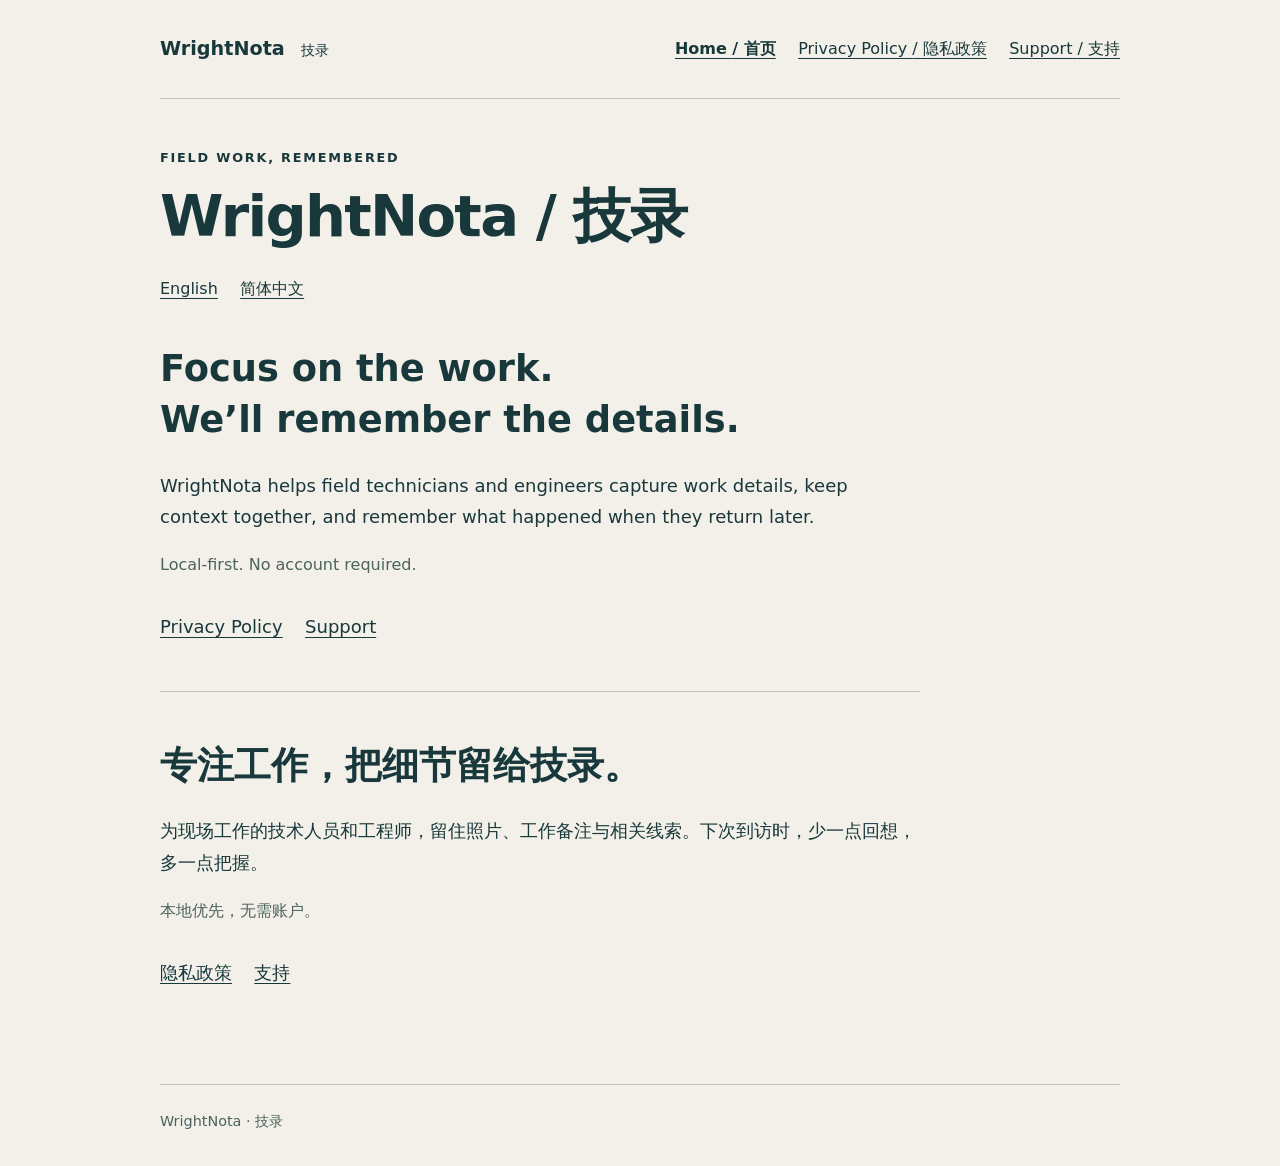
<file: index.html>
<!doctype html>

<html lang="en">
<head>
<meta charset="utf-8">
<meta name="viewport" content="width=device-width, initial-scale=1">
<meta name="description" content="WrightNota / 技录 — local-first field photos and work memory for technicians and engineers.">
<title>WrightNota / 技录</title>
<link rel="stylesheet" href="./styles.css">
</head>

<body><a class="skip" href="#main">Skip to content / 跳至正文</a>
<header class="site-header"><a class="brand" href="./">WrightNota <span lang="zh-Hans">技录</span></a>
<nav aria-label="Main navigation"><a href="./" aria-current="page">Home <span lang="zh-Hans">/ 首页</span></a><a href="./privacy/">Privacy Policy <span lang="zh-Hans">/ 隐私政策</span></a><a href="./support/">Support <span lang="zh-Hans">/ 支持</span></a>
</nav>
</header>
<main id="main">
<article>
<header class="intro">
<p class="eyebrow">Field work, remembered
</p>
<h1>WrightNota <span lang="zh-Hans">/ 技录</span>
</h1>
<nav aria-label="Page languages"><a href="#english" lang="en">English</a><a href="#chinese" lang="zh-Hans">简体中文</a>
</nav>
</header>
<section class="language-section" id="english" lang="en" aria-labelledby="english-title">
<h2 id="english-title" class="tagline">Focus on the work.<br>We’ll remember the details.
</h2>
<p>WrightNota helps field technicians and engineers capture work details, keep context together, and remember what happened when they return later.
</p>
<p class="muted">Local-first. No account required.
</p>
<div class="links"><a href="privacy/#english">Privacy Policy</a><a href="support/#english">Support</a>
</div>
</section>
<section class="language-section" id="chinese" lang="zh-Hans" aria-labelledby="chinese-title">
<h2 id="chinese-title" class="tagline">专注工作，把细节留给技录。
</h2>
<p>为现场工作的技术人员和工程师，留住照片、工作备注与相关线索。下次到访时，少一点回想，多一点把握。
</p>
<p class="muted">本地优先，无需账户。
</p>
<div class="links"><a href="privacy/#chinese">隐私政策</a><a href="support/#chinese">支持</a>
</div>
</section>
</article>
</main>
<footer class="site-footer">WrightNota · <span lang="zh-Hans">技录</span>
</footer>
</body>
</html>
</file>
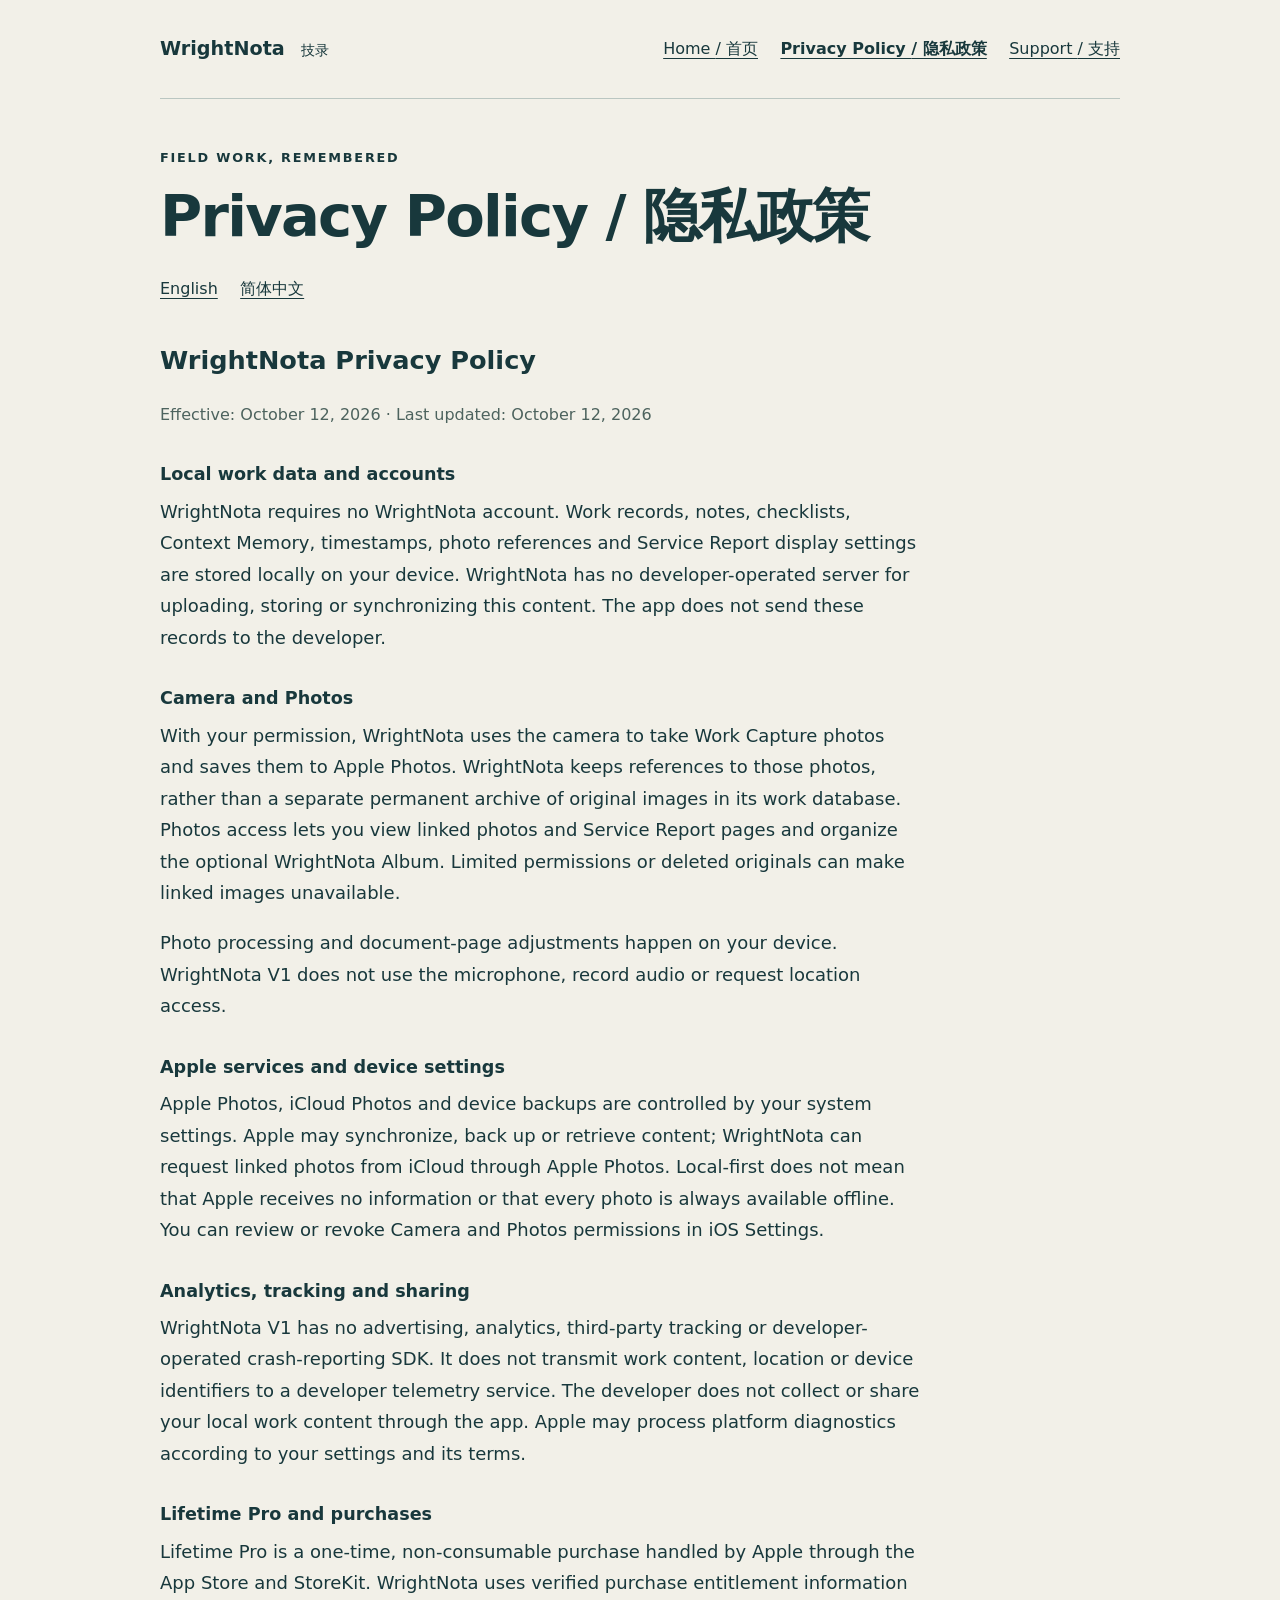
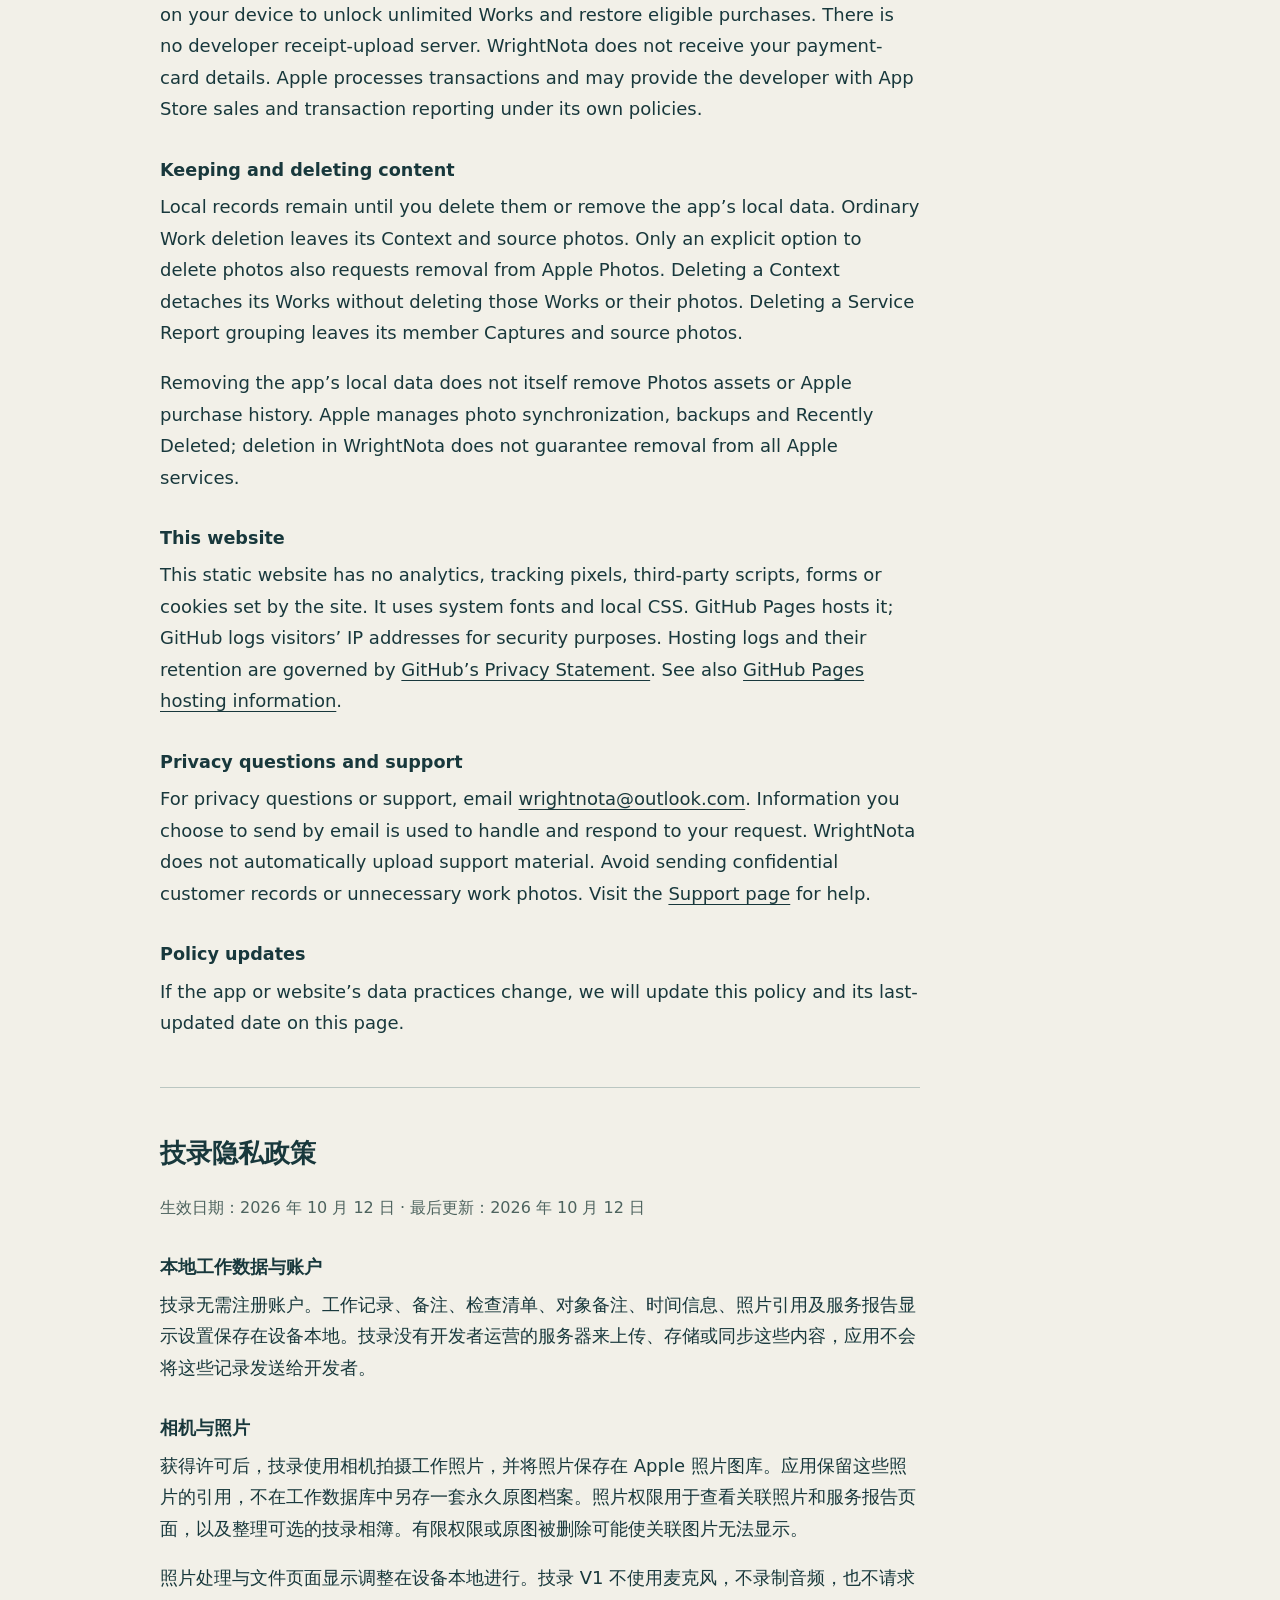
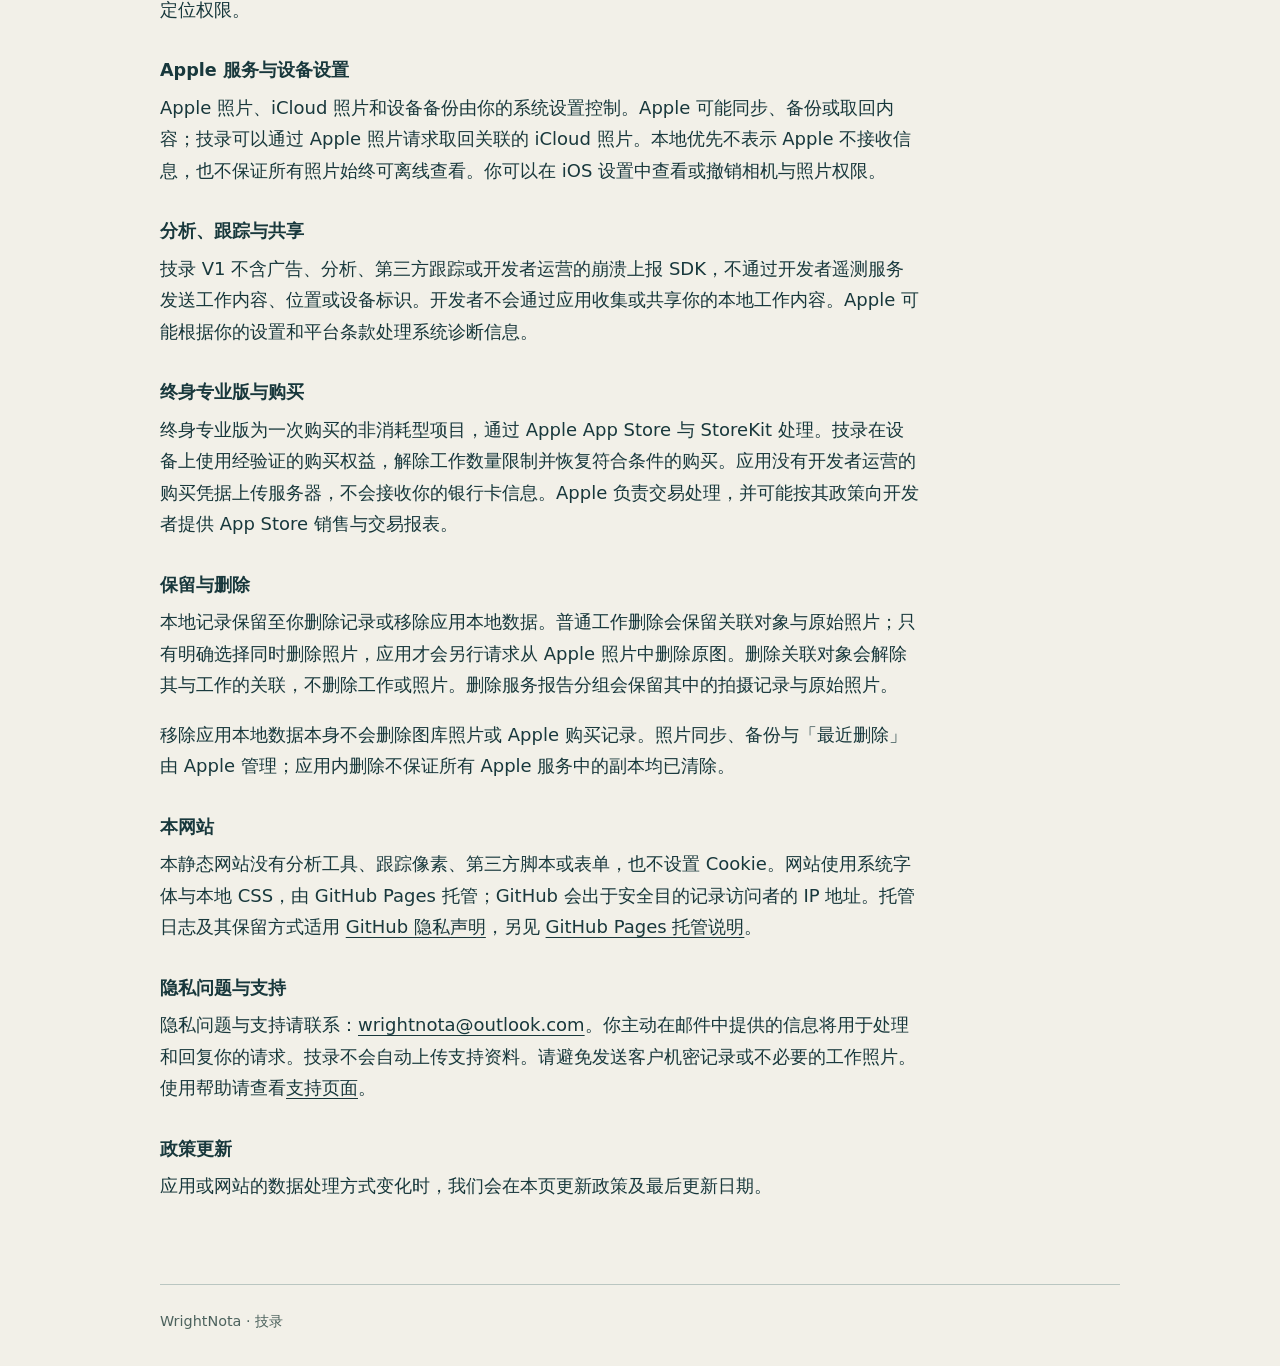
<file: privacy/index.html>
<!doctype html>

<html lang="en">
<head>
<meta charset="utf-8">
<meta name="viewport" content="width=device-width, initial-scale=1">
<meta name="description" content="WrightNota privacy policy: local work records, Apple Photos, permissions and purchases. English and 简体中文.">
<title>WrightNota Privacy Policy / 隐私政策</title>
<link rel="stylesheet" href="../styles.css">
</head>

<body><a class="skip" href="#main">Skip to content / 跳至正文</a>
<header class="site-header"><a class="brand" href="../">WrightNota <span lang="zh-Hans">技录</span></a>
<nav aria-label="Main navigation"><a href="../">Home <span lang="zh-Hans">/ 首页</span></a><a href="../privacy/" aria-current="page">Privacy Policy <span lang="zh-Hans">/ 隐私政策</span></a><a href="../support/">Support <span lang="zh-Hans">/ 支持</span></a>
</nav>
</header>
<main id="main">
<article>
<header class="intro">
<p class="eyebrow">Field work, remembered
</p>
<h1>Privacy Policy <span lang="zh-Hans">/ 隐私政策</span>
</h1>
<nav aria-label="Page languages"><a href="#english" lang="en">English</a><a href="#chinese" lang="zh-Hans">简体中文</a>
</nav>
</header>
<section class="language-section" id="english" lang="en" aria-labelledby="english-title">
<h2 id="english-title">WrightNota Privacy Policy
</h2>
<p class="updated">Effective: October 12, 2026 · Last updated: October 12, 2026
</p>
<h3>Local work data and accounts
</h3>
<p>WrightNota requires no WrightNota account. Work records, notes, checklists, Context Memory, timestamps, photo references and Service Report display settings are stored locally on your device. WrightNota has no developer-operated server for uploading, storing or synchronizing this content. The app does not send these records to the developer.
</p>
<h3>Camera and Photos
</h3>
<p>With your permission, WrightNota uses the camera to take Work Capture photos and saves them to Apple Photos. WrightNota keeps references to those photos, rather than a separate permanent archive of original images in its work database. Photos access lets you view linked photos and Service Report pages and organize the optional WrightNota Album. Limited permissions or deleted originals can make linked images unavailable.
</p>
<p>Photo processing and document-page adjustments happen on your device. WrightNota V1 does not use the microphone, record audio or request location access.
</p>
<h3>Apple services and device settings
</h3>
<p>Apple Photos, iCloud Photos and device backups are controlled by your system settings. Apple may synchronize, back up or retrieve content; WrightNota can request linked photos from iCloud through Apple Photos. Local-first does not mean that Apple receives no information or that every photo is always available offline. You can review or revoke Camera and Photos permissions in iOS Settings.
</p>
<h3>Analytics, tracking and sharing
</h3>
<p>WrightNota V1 has no advertising, analytics, third-party tracking or developer-operated crash-reporting SDK. It does not transmit work content, location or device identifiers to a developer telemetry service. The developer does not collect or share your local work content through the app. Apple may process platform diagnostics according to your settings and its terms.
</p>
<h3>Lifetime Pro and purchases
</h3>
<p>Lifetime Pro is a one-time, non-consumable purchase handled by Apple through the App Store and StoreKit. WrightNota uses verified purchase entitlement information on your device to unlock unlimited Works and restore eligible purchases. There is no developer receipt-upload server. WrightNota does not receive your payment-card details. Apple processes transactions and may provide the developer with App Store sales and transaction reporting under its own policies.
</p>
<h3>Keeping and deleting content
</h3>
<p>Local records remain until you delete them or remove the app’s local data. Ordinary Work deletion leaves its Context and source photos. Only an explicit option to delete photos also requests removal from Apple Photos. Deleting a Context detaches its Works without deleting those Works or their photos. Deleting a Service Report grouping leaves its member Captures and source photos.
</p>
<p>Removing the app’s local data does not itself remove Photos assets or Apple purchase history. Apple manages photo synchronization, backups and Recently Deleted; deletion in WrightNota does not guarantee removal from all Apple services.
</p>
<h3>This website
</h3>
<p>This static website has no analytics, tracking pixels, third-party scripts, forms or cookies set by the site. It uses system fonts and local CSS. GitHub Pages hosts it; GitHub logs visitors’ IP addresses for security purposes. Hosting logs and their retention are governed by <a href="https://docs.github.com/en/site-policy/privacy-policies/github-general-privacy-statement">GitHub’s Privacy Statement</a>. See also <a href="https://docs.github.com/en/pages/getting-started-with-github-pages/what-is-github-pages">GitHub Pages hosting information</a>.
</p>
<h3>Privacy questions and support
</h3>
<p>For privacy questions or support, email <a href="mailto:wrightnota@outlook.com">wrightnota@outlook.com</a>. Information you choose to send by email is used to handle and respond to your request. WrightNota does not automatically upload support material. Avoid sending confidential customer records or unnecessary work photos. Visit the <a href="../support/#english">Support page</a> for help.
</p>
<h3>Policy updates
</h3>
<p>If the app or website’s data practices change, we will update this policy and its last-updated date on this page.
</p>
</section>
<section class="language-section" id="chinese" lang="zh-Hans" aria-labelledby="chinese-title">
<h2 id="chinese-title">技录隐私政策
</h2>
<p class="updated">生效日期：2026 年 10 月 12 日 · 最后更新：2026 年 10 月 12 日
</p>
<h3>本地工作数据与账户
</h3>
<p>技录无需注册账户。工作记录、备注、检查清单、对象备注、时间信息、照片引用及服务报告显示设置保存在设备本地。技录没有开发者运营的服务器来上传、存储或同步这些内容，应用不会将这些记录发送给开发者。
</p>
<h3>相机与照片
</h3>
<p>获得许可后，技录使用相机拍摄工作照片，并将照片保存在 Apple 照片图库。应用保留这些照片的引用，不在工作数据库中另存一套永久原图档案。照片权限用于查看关联照片和服务报告页面，以及整理可选的技录相簿。有限权限或原图被删除可能使关联图片无法显示。
</p>
<p>照片处理与文件页面显示调整在设备本地进行。技录 V1 不使用麦克风，不录制音频，也不请求定位权限。
</p>
<h3>Apple 服务与设备设置
</h3>
<p>Apple 照片、iCloud 照片和设备备份由你的系统设置控制。Apple 可能同步、备份或取回内容；技录可以通过 Apple 照片请求取回关联的 iCloud 照片。本地优先不表示 Apple 不接收信息，也不保证所有照片始终可离线查看。你可以在 iOS 设置中查看或撤销相机与照片权限。
</p>
<h3>分析、跟踪与共享
</h3>
<p>技录 V1 不含广告、分析、第三方跟踪或开发者运营的崩溃上报 SDK，不通过开发者遥测服务发送工作内容、位置或设备标识。开发者不会通过应用收集或共享你的本地工作内容。Apple 可能根据你的设置和平台条款处理系统诊断信息。
</p>
<h3>终身专业版与购买
</h3>
<p>终身专业版为一次购买的非消耗型项目，通过 Apple App Store 与 StoreKit 处理。技录在设备上使用经验证的购买权益，解除工作数量限制并恢复符合条件的购买。应用没有开发者运营的购买凭据上传服务器，不会接收你的银行卡信息。Apple 负责交易处理，并可能按其政策向开发者提供 App Store 销售与交易报表。
</p>
<h3>保留与删除
</h3>
<p>本地记录保留至你删除记录或移除应用本地数据。普通工作删除会保留关联对象与原始照片；只有明确选择同时删除照片，应用才会另行请求从 Apple 照片中删除原图。删除关联对象会解除其与工作的关联，不删除工作或照片。删除服务报告分组会保留其中的拍摄记录与原始照片。
</p>
<p>移除应用本地数据本身不会删除图库照片或 Apple 购买记录。照片同步、备份与「最近删除」由 Apple 管理；应用内删除不保证所有 Apple 服务中的副本均已清除。
</p>
<h3>本网站
</h3>
<p>本静态网站没有分析工具、跟踪像素、第三方脚本或表单，也不设置 Cookie。网站使用系统字体与本地 CSS，由 GitHub Pages 托管；GitHub 会出于安全目的记录访问者的 IP 地址。托管日志及其保留方式适用 <a href="https://docs.github.com/en/site-policy/privacy-policies/github-general-privacy-statement">GitHub 隐私声明</a>，另见 <a href="https://docs.github.com/en/pages/getting-started-with-github-pages/what-is-github-pages">GitHub Pages 托管说明</a>。
</p>
<h3>隐私问题与支持
</h3>
<p>隐私问题与支持请联系：<a href="mailto:wrightnota@outlook.com">wrightnota@outlook.com</a>。你主动在邮件中提供的信息将用于处理和回复你的请求。技录不会自动上传支持资料。请避免发送客户机密记录或不必要的工作照片。使用帮助请查看<a href="../support/#chinese">支持页面</a>。
</p>
<h3>政策更新
</h3>
<p>应用或网站的数据处理方式变化时，我们会在本页更新政策及最后更新日期。
</p>
</section>
</article>
</main>
<footer class="site-footer">WrightNota · <span lang="zh-Hans">技录</span>
</footer>
</body>
</html>
</file>
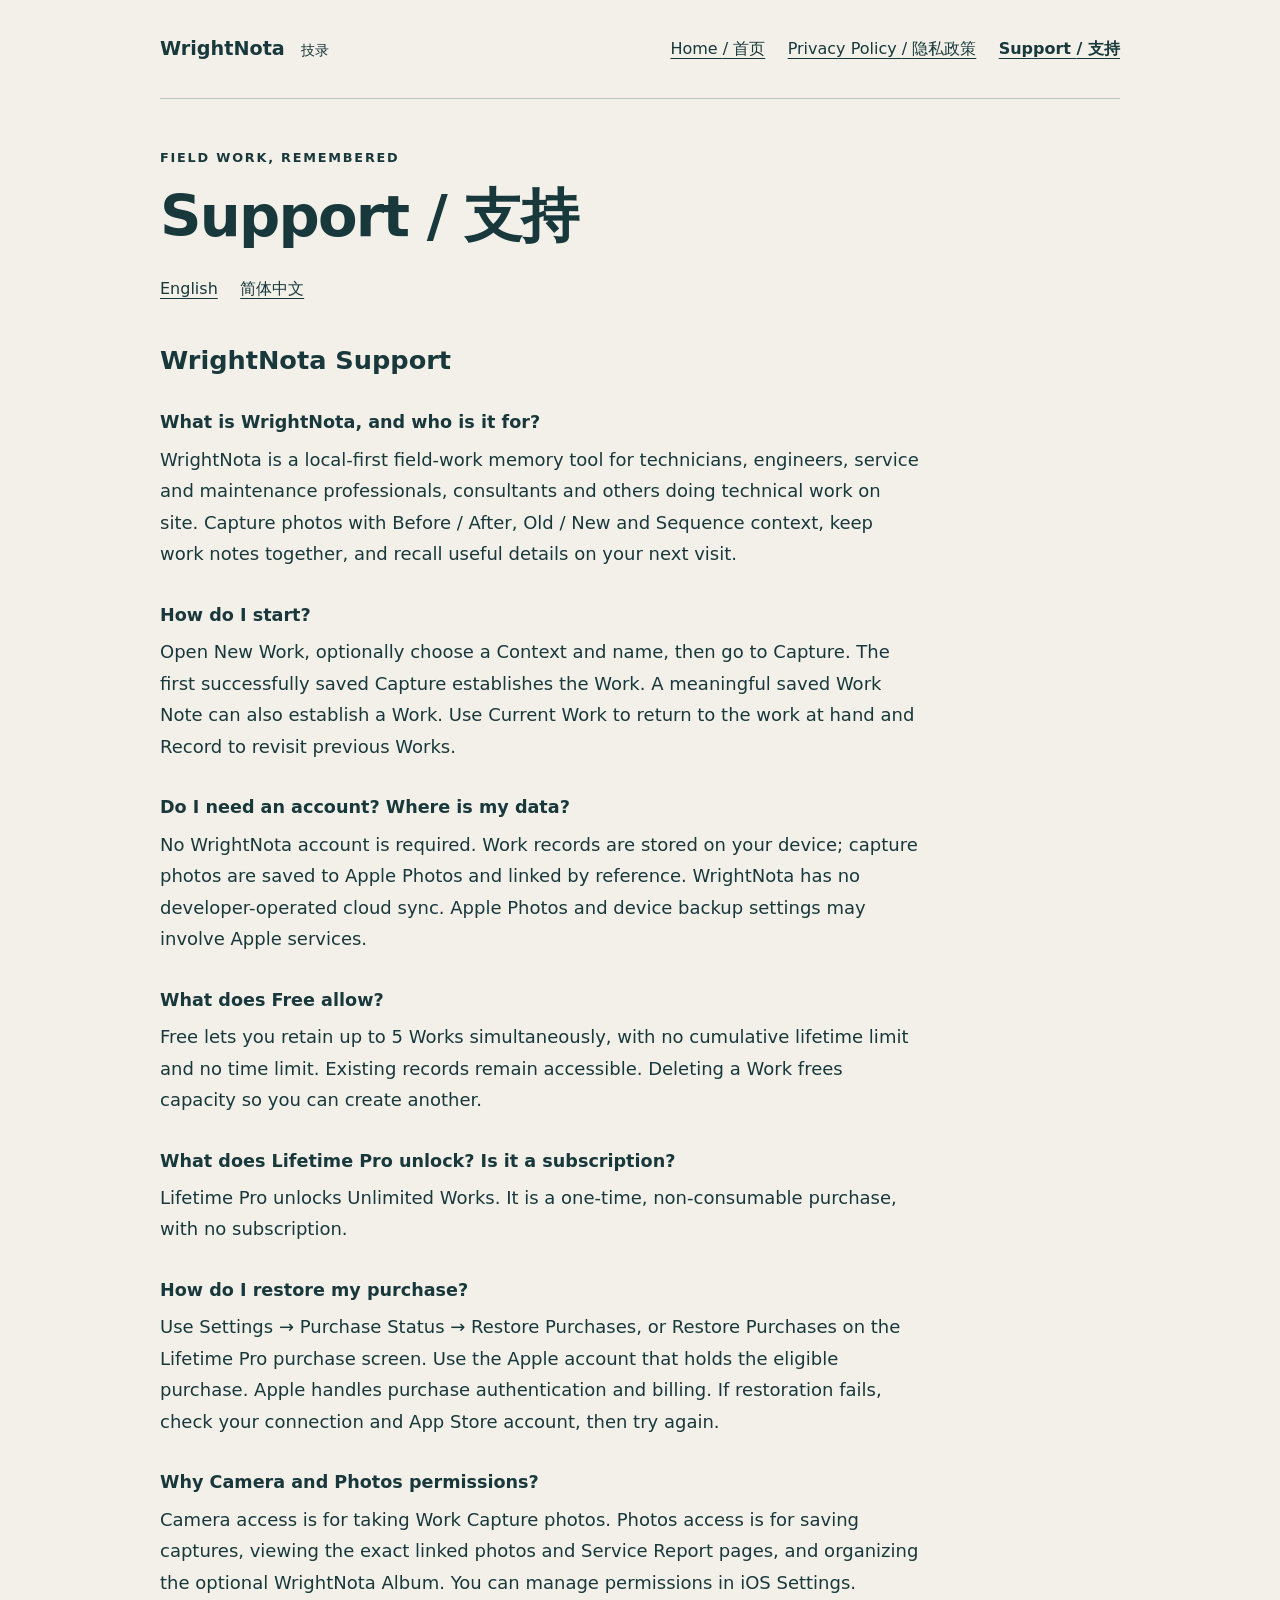
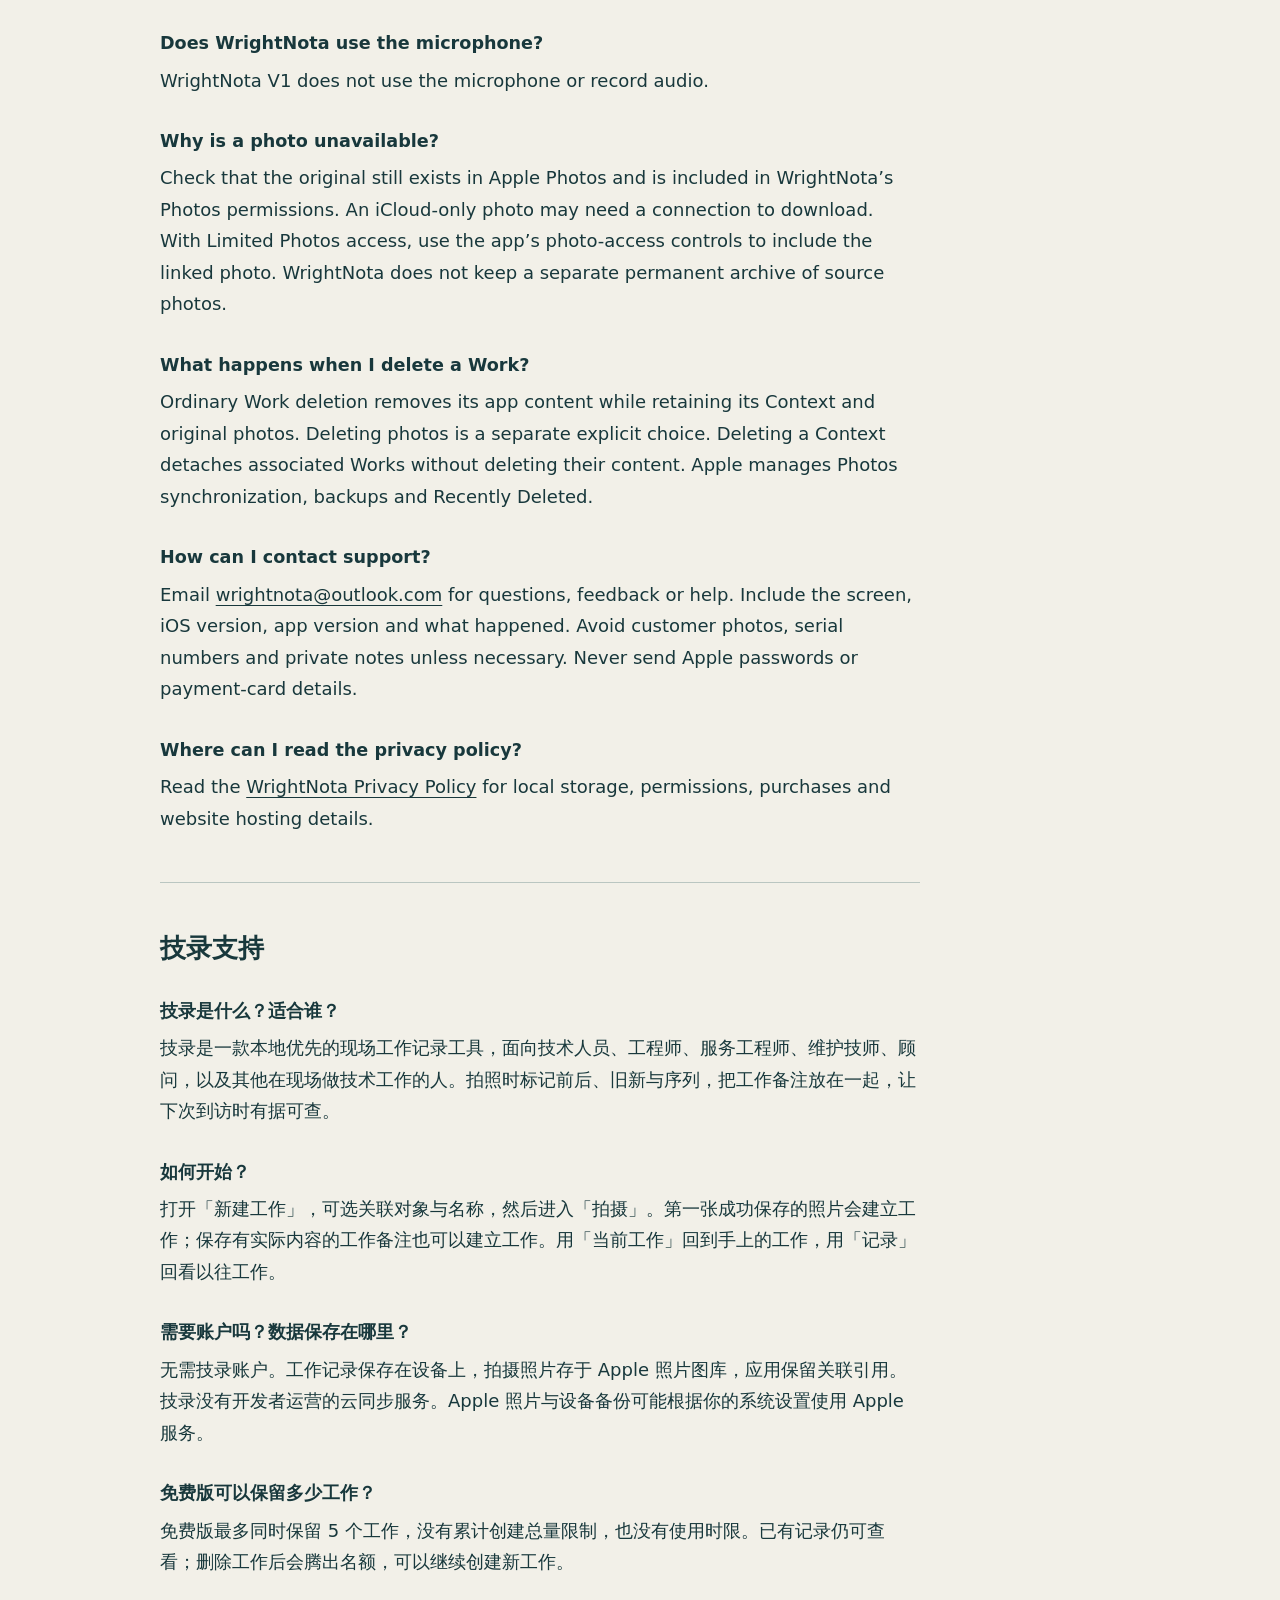
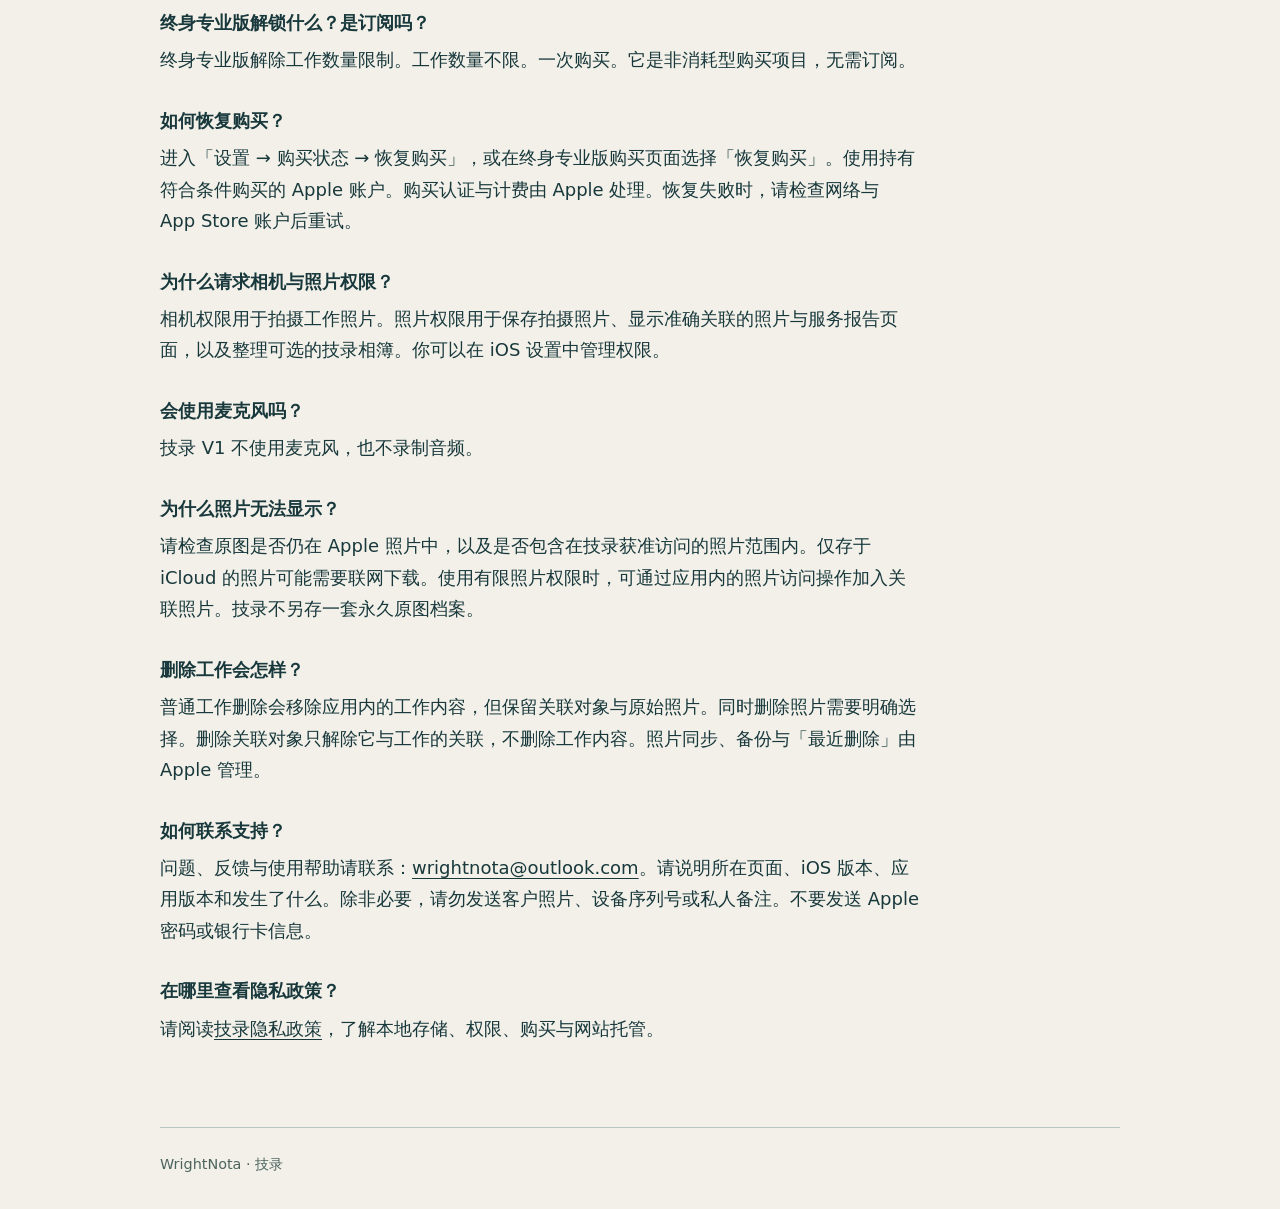
<file: support/index.html>
<!doctype html>

<html lang="en">
<head>
<meta charset="utf-8">
<meta name="viewport" content="width=device-width, initial-scale=1">
<meta name="description" content="WrightNota support: work records, photo permissions, Free capacity and Lifetime Pro purchases. English and 简体中文.">
<title>WrightNota Support / 支持</title>
<link rel="stylesheet" href="../styles.css">
</head>

<body><a class="skip" href="#main">Skip to content / 跳至正文</a>
<header class="site-header"><a class="brand" href="../">WrightNota <span lang="zh-Hans">技录</span></a>
<nav aria-label="Main navigation"><a href="../">Home <span lang="zh-Hans">/ 首页</span></a><a href="../privacy/">Privacy Policy <span lang="zh-Hans">/ 隐私政策</span></a><a href="../support/" aria-current="page">Support <span lang="zh-Hans">/ 支持</span></a>
</nav>
</header>
<main id="main">
<article>
<header class="intro">
<p class="eyebrow">Field work, remembered
</p>
<h1>Support <span lang="zh-Hans">/ 支持</span>
</h1>
<nav aria-label="Page languages"><a href="#english" lang="en">English</a><a href="#chinese" lang="zh-Hans">简体中文</a>
</nav>
</header>
<section class="language-section" id="english" lang="en" aria-labelledby="english-title">
<h2 id="english-title">WrightNota Support
</h2>
<h3>What is WrightNota, and who is it for?
</h3>
<p>WrightNota is a local-first field-work memory tool for technicians, engineers, service and maintenance professionals, consultants and others doing technical work on site. Capture photos with Before / After, Old / New and Sequence context, keep work notes together, and recall useful details on your next visit.
</p>
<h3>How do I start?
</h3>
<p>Open New Work, optionally choose a Context and name, then go to Capture. The first successfully saved Capture establishes the Work. A meaningful saved Work Note can also establish a Work. Use Current Work to return to the work at hand and Record to revisit previous Works.
</p>
<h3>Do I need an account? Where is my data?
</h3>
<p>No WrightNota account is required. Work records are stored on your device; capture photos are saved to Apple Photos and linked by reference. WrightNota has no developer-operated cloud sync. Apple Photos and device backup settings may involve Apple services.
</p>
<h3>What does Free allow?
</h3>
<p>Free lets you retain up to 5 Works simultaneously, with no cumulative lifetime limit and no time limit. Existing records remain accessible. Deleting a Work frees capacity so you can create another.
</p>
<h3>What does Lifetime Pro unlock? Is it a subscription?
</h3>
<p>Lifetime Pro unlocks Unlimited Works. It is a one-time, non-consumable purchase, with no subscription.
</p>
<h3>How do I restore my purchase?
</h3>
<p>Use Settings → Purchase Status → Restore Purchases, or Restore Purchases on the Lifetime Pro purchase screen. Use the Apple account that holds the eligible purchase. Apple handles purchase authentication and billing. If restoration fails, check your connection and App Store account, then try again.
</p>
<h3>Why Camera and Photos permissions?
</h3>
<p>Camera access is for taking Work Capture photos. Photos access is for saving captures, viewing the exact linked photos and Service Report pages, and organizing the optional WrightNota Album. You can manage permissions in iOS Settings.
</p>
<h3>Does WrightNota use the microphone?
</h3>
<p>WrightNota V1 does not use the microphone or record audio.
</p>
<h3>Why is a photo unavailable?
</h3>
<p>Check that the original still exists in Apple Photos and is included in WrightNota’s Photos permissions. An iCloud-only photo may need a connection to download. With Limited Photos access, use the app’s photo-access controls to include the linked photo. WrightNota does not keep a separate permanent archive of source photos.
</p>
<h3>What happens when I delete a Work?
</h3>
<p>Ordinary Work deletion removes its app content while retaining its Context and original photos. Deleting photos is a separate explicit choice. Deleting a Context detaches associated Works without deleting their content. Apple manages Photos synchronization, backups and Recently Deleted.
</p>
<h3>How can I contact support?
</h3>
<p>Email <a href="mailto:wrightnota@outlook.com">wrightnota@outlook.com</a> for questions, feedback or help. Include the screen, iOS version, app version and what happened. Avoid customer photos, serial numbers and private notes unless necessary. Never send Apple passwords or payment-card details.
</p>
<h3>Where can I read the privacy policy?
</h3>
<p>Read the <a href="../privacy/#english">WrightNota Privacy Policy</a> for local storage, permissions, purchases and website hosting details.
</p>
</section>
<section class="language-section" id="chinese" lang="zh-Hans" aria-labelledby="chinese-title">
<h2 id="chinese-title">技录支持
</h2>
<h3>技录是什么？适合谁？
</h3>
<p>技录是一款本地优先的现场工作记录工具，面向技术人员、工程师、服务工程师、维护技师、顾问，以及其他在现场做技术工作的人。拍照时标记前后、旧新与序列，把工作备注放在一起，让下次到访时有据可查。
</p>
<h3>如何开始？
</h3>
<p>打开「新建工作」，可选关联对象与名称，然后进入「拍摄」。第一张成功保存的照片会建立工作；保存有实际内容的工作备注也可以建立工作。用「当前工作」回到手上的工作，用「记录」回看以往工作。
</p>
<h3>需要账户吗？数据保存在哪里？
</h3>
<p>无需技录账户。工作记录保存在设备上，拍摄照片存于 Apple 照片图库，应用保留关联引用。技录没有开发者运营的云同步服务。Apple 照片与设备备份可能根据你的系统设置使用 Apple 服务。
</p>
<h3>免费版可以保留多少工作？
</h3>
<p>免费版最多同时保留 5 个工作，没有累计创建总量限制，也没有使用时限。已有记录仍可查看；删除工作后会腾出名额，可以继续创建新工作。
</p>
<h3>终身专业版解锁什么？是订阅吗？
</h3>
<p>终身专业版解除工作数量限制。工作数量不限。一次购买。它是非消耗型购买项目，无需订阅。
</p>
<h3>如何恢复购买？
</h3>
<p>进入「设置 → 购买状态 → 恢复购买」，或在终身专业版购买页面选择「恢复购买」。使用持有符合条件购买的 Apple 账户。购买认证与计费由 Apple 处理。恢复失败时，请检查网络与 App Store 账户后重试。
</p>
<h3>为什么请求相机与照片权限？
</h3>
<p>相机权限用于拍摄工作照片。照片权限用于保存拍摄照片、显示准确关联的照片与服务报告页面，以及整理可选的技录相簿。你可以在 iOS 设置中管理权限。
</p>
<h3>会使用麦克风吗？
</h3>
<p>技录 V1 不使用麦克风，也不录制音频。
</p>
<h3>为什么照片无法显示？
</h3>
<p>请检查原图是否仍在 Apple 照片中，以及是否包含在技录获准访问的照片范围内。仅存于 iCloud 的照片可能需要联网下载。使用有限照片权限时，可通过应用内的照片访问操作加入关联照片。技录不另存一套永久原图档案。
</p>
<h3>删除工作会怎样？
</h3>
<p>普通工作删除会移除应用内的工作内容，但保留关联对象与原始照片。同时删除照片需要明确选择。删除关联对象只解除它与工作的关联，不删除工作内容。照片同步、备份与「最近删除」由 Apple 管理。
</p>
<h3>如何联系支持？
</h3>
<p>问题、反馈与使用帮助请联系：<a href="mailto:wrightnota@outlook.com">wrightnota@outlook.com</a>。请说明所在页面、iOS 版本、应用版本和发生了什么。除非必要，请勿发送客户照片、设备序列号或私人备注。不要发送 Apple 密码或银行卡信息。
</p>
<h3>在哪里查看隐私政策？
</h3>
<p>请阅读<a href="../privacy/#chinese">技录隐私政策</a>，了解本地存储、权限、购买与网站托管。
</p>
</section>
</article>
</main>
<footer class="site-footer">WrightNota · <span lang="zh-Hans">技录</span>
</footer>
</body>
</html>
</file>
<file: styles.css>
* {
  box-sizing:border-box
}
html {
  scroll-padding-top:1rem
}
body {
  margin:0;
  background:#F2F0E8;
  color:#18383C;
  font:18px/1.75 system-ui,-apple-system,BlinkMacSystemFont,"Segoe UI",sans-serif
}
a {
  color:inherit;
  text-underline-offset:.22em
}
a:hover {
  text-decoration-thickness:2px
}
a:focus-visible {
  outline:3px solid #18383C;
  outline-offset:5px;
  border-radius:2px
}
.skip {
  position:absolute;
  left:1rem;
  top:-5rem;
  background:#fff;
  padding:.6rem
}
.skip:focus {
  top:1rem
}
.site-header,main,.site-footer {
  width:min(100% - 3rem,960px);
  margin-inline:auto
}
.site-header {
  padding:2rem 0;
  display:flex;
  justify-content:space-between;
  align-items:center;
  gap:1.2rem;
  border-bottom:1px solid #bac6c1
}
.brand {
  font-weight:700;
  text-decoration:none;
  font-size:1.2rem
}
.brand span {
  font-weight:400;
  font-size:.9rem;
  margin-left:.6rem
}
nav {
  display:flex;
  flex-wrap:wrap;
  gap:.6rem 1.4rem;
  font-size:1rem
}
nav [aria-current] {
  font-weight:700
}
main {
  padding:3rem 0 4rem
}
.intro {
  margin-bottom:2.5rem
}
.eyebrow {
  text-transform:uppercase;
  letter-spacing:.14em;
  font-size:.8rem;
  font-weight:600;
  margin:0 0 .8rem
}
h1 {
  font-size:clamp(2rem,5vw,3.6rem);
  line-height:1.2;
  letter-spacing:-.03em;
  margin:0 0 1.5rem
}
h2 {
  font-size:1.6rem;
  line-height:1.35;
  margin:0 0 1.5rem
}
h3 {
  font-size:1.1rem;
  line-height:1.5;
  margin:2rem 0 .5rem
}
p {
  margin:.5rem 0 1.15rem;
  overflow-wrap:anywhere
}
article {
  max-width:760px
}
.language-section+.language-section {
  margin-top:3rem;
  padding-top:3rem;
  border-top:1px solid #bac6c1
}
.updated,.muted {
  color:#4d635e;
  font-size:1rem
}
.tagline {
  font-size:clamp(1.5rem,3.5vw,2.3rem);
  line-height:1.4;
  max-width:670px
}
.links {
  margin:2rem 0;
  display:flex;
  gap:1.4rem;
  flex-wrap:wrap
}
.site-footer {
  border-top:1px solid #bac6c1;
  padding:1.5rem 0 2rem;
  font-size:.9rem;
  color:#4d635e
}
.notice {
  border-left:3px solid #18383C;
  padding-left:1rem
}
.language-section {
  scroll-margin-top:1.5rem
}
@media(max-width:600px) {
  body {
  font-size:17px
}
.site-header,main,.site-footer {
  width:calc(100% - 2rem)
}
.site-header {
  align-items:flex-start;
  flex-direction:column;
  padding:1.3rem 0
}
main {
  padding-top:2rem
}
h1 {
  font-size:2.3rem
}
nav {
  gap:.5rem 1rem
}

}
@media(prefers-reduced-motion:reduce) {
  html {
  scroll-behavior:auto
}

}
</file>
